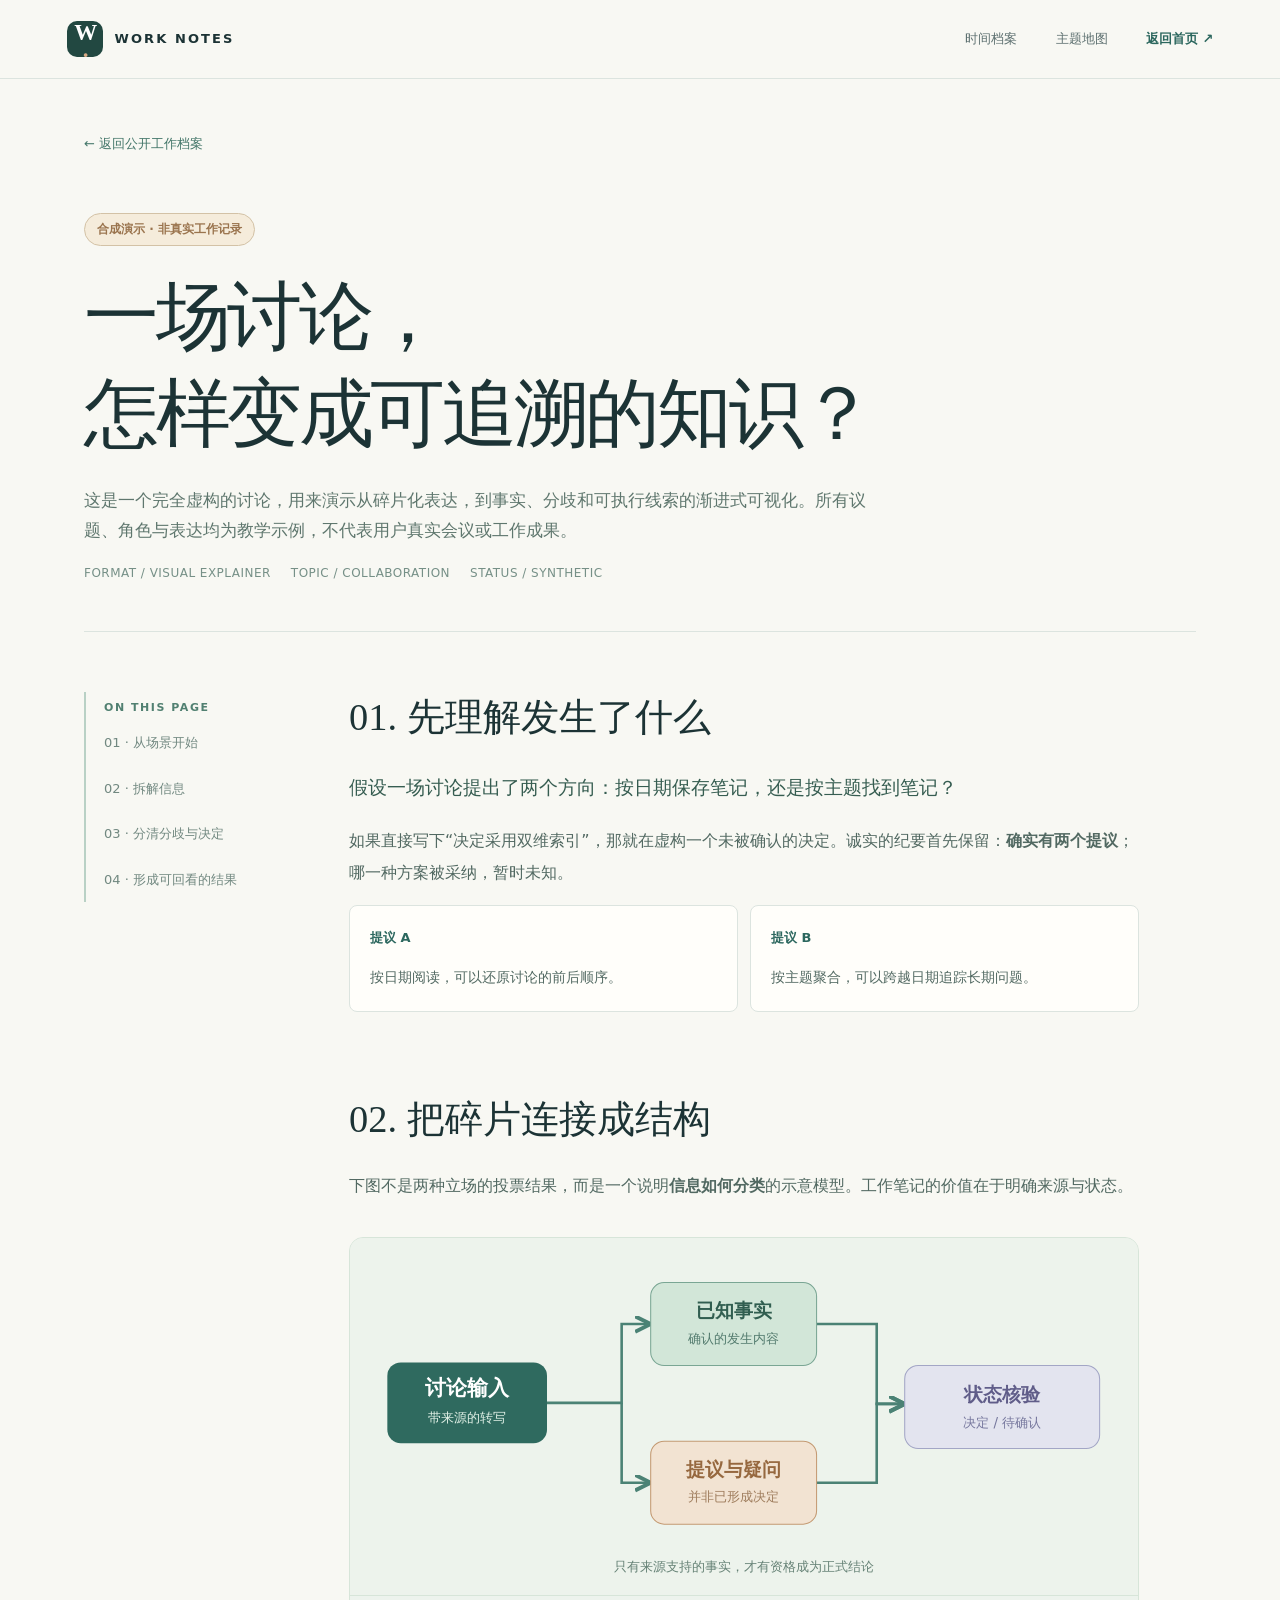
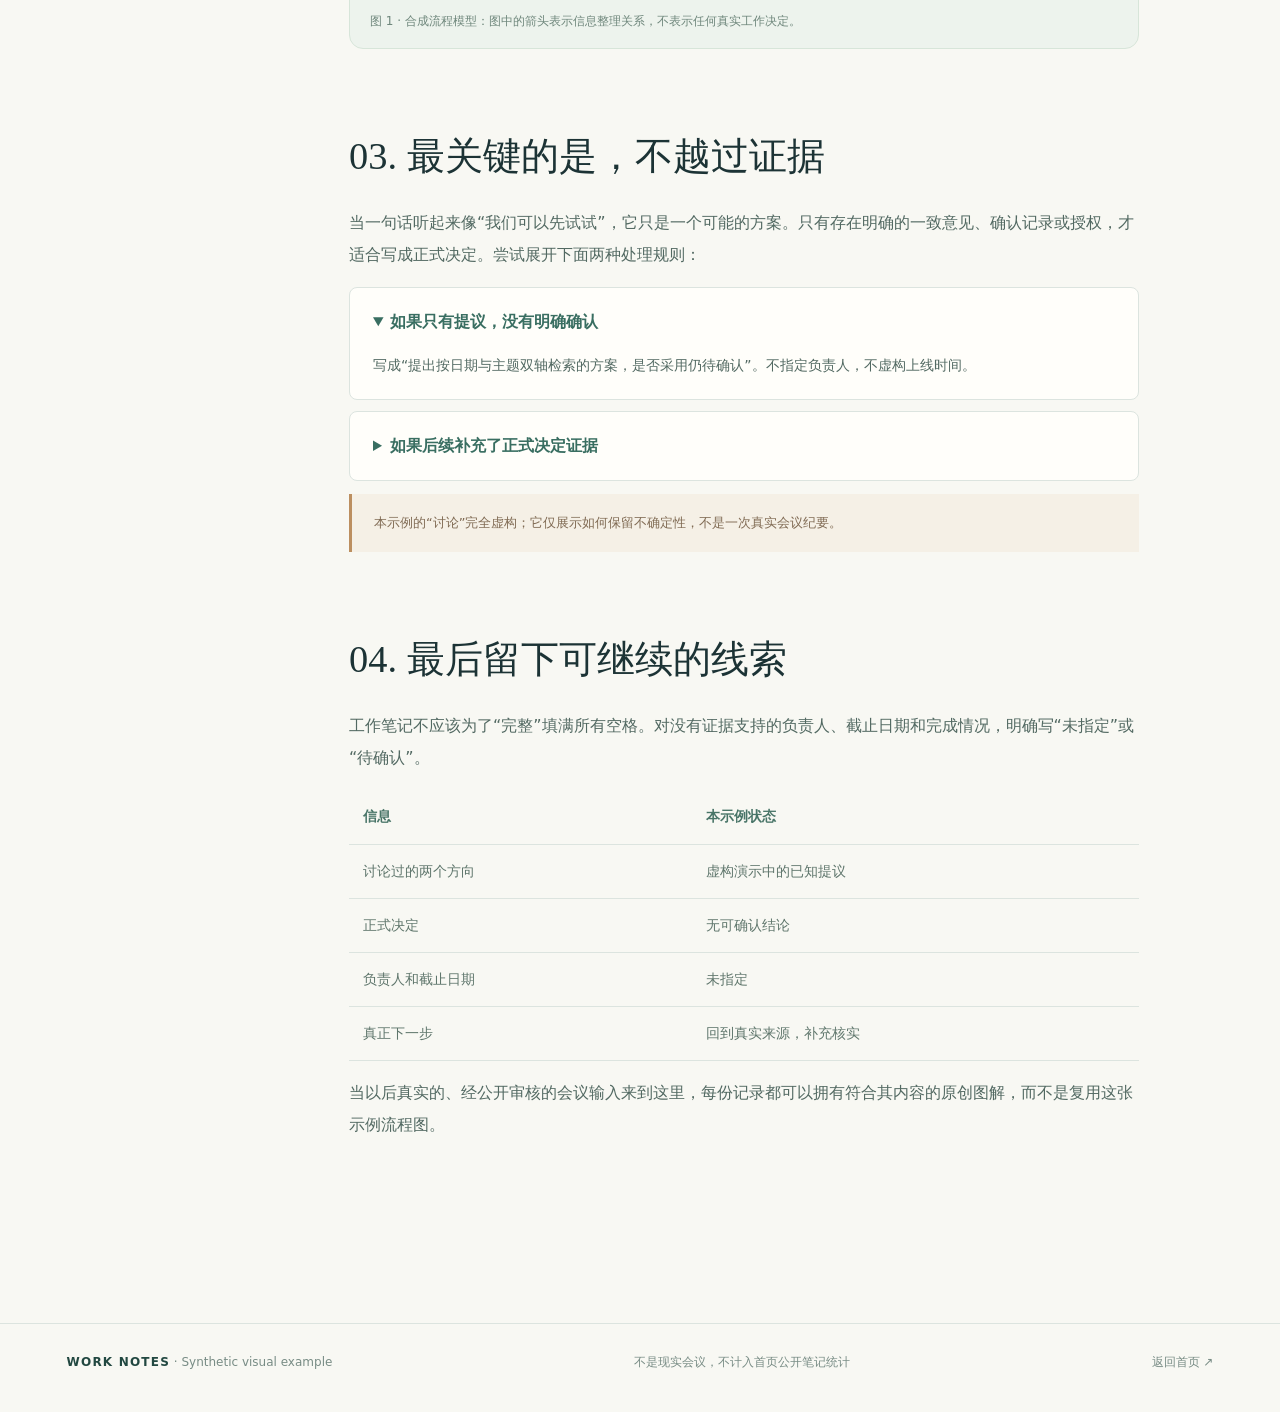
<file: site/demo.html>
<!doctype html>
<html lang="zh-CN">
<head>
  <meta charset="utf-8">
  <meta name="viewport" content="width=device-width,initial-scale=1">
  <meta name="color-scheme" content="light">
  <meta name="description" content="工作笔记的虚构合成视觉示例：展示如何把讨论整理为事实、分歧、决策和行动。">
  <title>视觉示例 · 一场讨论如何成为可追溯知识 | Work Notes</title>
  <link rel="stylesheet" href="assets/style.css">
</head>
<body>
  <a class="skip-link" href="#content">跳转到正文</a>
  <header class="topbar"><a class="brand" href="./"><span class="brand-icon" aria-hidden="true">W<span>·</span></span><span>WORK NOTES</span></a><nav aria-label="导航"><a href="./#archive">时间档案</a><a href="./#topics">主题地图</a><a class="nav-demo" href="./">返回首页 ↗</a></nav></header>
  <main class="article-page">
    <a class="article-back" href="./">← 返回公开工作档案</a>
    <header class="article-hero">
      <span class="article-label">合成演示 · 非真实工作记录</span>
      <h1>一场讨论，<br>怎样变成可追溯的知识？</h1>
      <p class="article-dek">这是一个完全虚构的讨论，用来演示从碎片化表达，到事实、分歧和可执行线索的渐进式可视化。所有议题、角色与表达均为教学示例，不代表用户真实会议或工作成果。</p>
      <div class="article-meta"><span>FORMAT / VISUAL EXPLAINER</span><span>TOPIC / COLLABORATION</span><span>STATUS / SYNTHETIC</span></div>
    </header>
    <div class="article-layout" id="content">
      <nav class="article-toc" aria-label="章节目录"><strong>ON THIS PAGE</strong><a href="#scene">01 · 从场景开始</a><a href="#structure">02 · 拆解信息</a><a href="#decision">03 · 分清分歧与决定</a><a href="#action">04 · 形成可回看的结果</a></nav>
      <article class="article-body">
        <section id="scene"><h2>01. 先理解发生了什么</h2><p class="lead">假设一场讨论提出了两个方向：按日期保存笔记，还是按主题找到笔记？</p><p>如果直接写下“决定采用双维索引”，那就在虚构一个未被确认的决定。诚实的纪要首先保留：<strong>确实有两个提议</strong>；哪一种方案被采纳，暂时未知。</p><div class="fact-grid"><div><b>提议 A</b><p>按日期阅读，可以还原讨论的前后顺序。</p></div><div><b>提议 B</b><p>按主题聚合，可以跨越日期追踪长期问题。</p></div></div></section>
        <section id="structure"><h2>02. 把碎片连接成结构</h2><p>下图不是两种立场的投票结果，而是一个说明<strong>信息如何分类</strong>的示意模型。工作笔记的价值在于明确来源与状态。</p>
          <figure>
            <svg viewBox="0 0 760 345" xmlns="http://www.w3.org/2000/svg" role="img" aria-labelledby="fig-title fig-desc">
              <title id="fig-title">从会议输入分流为事实、提议、决定待确认及行动</title>
              <desc id="fig-desc">讨论输入位于左侧，分支连接到事实和提议，随后判断是否形成可确认决定。缺失证据时停留在待确认状态，不能直接成为行动结论。</desc>
              <defs><marker id="demo-a" markerWidth="8" markerHeight="8" refX="6" refY="3" orient="auto"><path d="M0 0L6 3 0 6" fill="none" stroke="#4b8275" stroke-width="1.5"/></marker></defs>
              <rect width="760" height="345" fill="#edf3ec"/><g fill="none" stroke="#4b8275" stroke-width="2.5" marker-end="url(#demo-a)"><path d="M190 159H262V83H290"/><path d="M262 159V236H290"/><path d="M450 83H508V160H535"/><path d="M450 236H508V160H535"/></g>
              <rect x="36" y="120" width="154" height="78" rx="13" fill="#2f6a5f"/><text x="113" y="151" font-size="20" text-anchor="middle" fill="#fff" font-weight="700">讨论输入</text><text x="113" y="177" font-size="13" text-anchor="middle" fill="#e0f0e6">带来源的转写</text>
              <rect x="290" y="43" width="160" height="80" rx="13" fill="#d2e6d8" stroke="#7aa694"/><text x="370" y="76" text-anchor="middle" fill="#315e50" font-size="18" font-weight="700">已知事实</text><text x="370" y="101" text-anchor="middle" fill="#537b6e" font-size="13">确认的发生内容</text>
              <rect x="290" y="196" width="160" height="80" rx="13" fill="#f2e3d2" stroke="#c49a73"/><text x="370" y="230" text-anchor="middle" fill="#96683f" font-size="18" font-weight="700">提议与疑问</text><text x="370" y="254" text-anchor="middle" fill="#9e7c5c" font-size="13">并非已形成决定</text>
              <rect x="535" y="123" width="188" height="80" rx="13" fill="#e3e4ef" stroke="#a3a6c6"/><text x="629" y="157" text-anchor="middle" fill="#605d89" font-size="18" font-weight="700">状态核验</text><text x="629" y="182" text-anchor="middle" fill="#76779d" font-size="13">决定 / 待确认</text>
              <text x="380" y="321" text-anchor="middle" fill="#668276" font-size="13">只有来源支持的事实，才有资格成为正式结论</text>
            </svg>
            <figcaption>图 1 · 合成流程模型：图中的箭头表示信息整理关系，不表示任何真实工作决定。</figcaption>
          </figure>
        </section>
        <section id="decision"><h2>03. 最关键的是，不越过证据</h2><p>当一句话听起来像“我们可以先试试”，它只是一个可能的方案。只有存在明确的一致意见、确认记录或授权，才适合写成正式决定。尝试展开下面两种处理规则：</p>
          <details open><summary>如果只有提议，没有明确确认</summary><p>写成“提出按日期与主题双轴检索的方案，是否采用仍待确认”。不指定负责人，不虚构上线时间。</p></details>
          <details><summary>如果后续补充了正式决定证据</summary><p>才可以在核实后变更状态，记录原始来源标识、做出决定的会议日期，以及原方案与已通过方案之间的区别。</p></details>
          <p class="disclaimer">本示例的“讨论”完全虚构；它仅展示如何保留不确定性，不是一次真实会议纪要。</p>
        </section>
        <section id="action"><h2>04. 最后留下可继续的线索</h2><p>工作笔记不应该为了“完整”填满所有空格。对没有证据支持的负责人、截止日期和完成情况，明确写“未指定”或“待确认”。</p><table><thead><tr><th>信息</th><th>本示例状态</th></tr></thead><tbody><tr><td>讨论过的两个方向</td><td>虚构演示中的已知提议</td></tr><tr><td>正式决定</td><td>无可确认结论</td></tr><tr><td>负责人和截止日期</td><td>未指定</td></tr><tr><td>真正下一步</td><td>回到真实来源，补充核实</td></tr></tbody></table><p>当以后真实的、经公开审核的会议输入来到这里，每份记录都可以拥有符合其内容的原创图解，而不是复用这张示例流程图。</p></section>
      </article>
    </div>
  </main>
  <footer class="footer"><span><strong>WORK NOTES</strong> · Synthetic visual example</span><span>不是现实会议，不计入首页公开笔记统计</span><a href="./">返回首页 ↗</a></footer>
</body>
</html>
</file>
<file: site/assets/style.css>
:root{color-scheme:light;--ink:#1c3335;--muted:#637677;--paper:#f8f8f3;--line:#dce4df;--green:#2c675e;--deep:#224841;--pale:#edf3ec;--rust:#c18253;--serif:Georgia,"Songti SC","Noto Serif CJK SC",serif;--sans:system-ui,-apple-system,"PingFang SC","Microsoft YaHei",sans-serif}
*{box-sizing:border-box}html{scroll-behavior:smooth}body{margin:0;background:var(--paper);color:var(--ink);font:16px/1.8 var(--sans)}a{color:inherit}button,input,select{font:inherit}button{cursor:pointer}a:focus-visible,button:focus-visible,input:focus-visible,select:focus-visible,summary:focus-visible{outline:3px solid #6dafa1;outline-offset:3px}img,svg{max-width:100%} .skip-link{position:absolute;z-index:100;top:-100px;left:12px;padding:10px 14px;background:#fff}.skip-link:focus{top:12px}
.topbar{max-width:1440px;margin:auto;padding:21px clamp(22px,5.2vw,82px);display:flex;gap:24px;align-items:center;justify-content:space-between;border-bottom:1px solid var(--line)}.brand{font-size:13px;font-weight:790;letter-spacing:.16em;text-decoration:none;display:inline-flex;align-items:center;gap:12px;white-space:nowrap}.brand-icon{width:36px;height:36px;display:grid;place-items:center;background:var(--deep);border-radius:10px;color:#fff;position:relative;font:700 23px/1 var(--serif);letter-spacing:-.1em}.brand-icon span{color:#d8a984}.topbar nav{display:flex;align-items:center;gap:clamp(18px,3vw,44px);font-size:13px;color:#5d7070}.topbar nav a{text-decoration:none;white-space:nowrap}.topbar nav a:hover{color:var(--green)}.topbar .nav-demo{color:var(--green);font-weight:700}
main{max-width:1440px;margin:0 auto}.hero{padding:clamp(50px,7vw,104px) clamp(22px,5.2vw,82px) 78px;display:grid;grid-template-columns:minmax(0,1fr) minmax(330px,.84fr);gap:clamp(24px,5vw,90px);align-items:center}.eyebrow,.section-topline,.aside-label,.method-index{font-size:11px;letter-spacing:.19em;font-weight:700;color:var(--green)}.eyebrow{display:flex;align-items:center;gap:12px;white-space:nowrap}.eyebrow-line{width:30px;height:1px;background:var(--green)}.edition{color:#9caaa5}.hero h1{margin:27px 0 22px;letter-spacing:-.055em;font:500 clamp(2.6rem,5.8vw,5.3rem)/1.26 var(--serif)}.hero h1 em{font-style:normal;color:var(--green)}.hero-dek{max-width:560px;color:var(--muted);font-size:clamp(1.03rem,1.6vw,1.2rem);line-height:1.95}.hero-actions{display:flex;gap:24px;align-items:center;flex-wrap:wrap;margin:35px 0 27px}.primary-link,.secondary-link{font-size:14px;font-weight:700;text-decoration:none}.primary-link{background:var(--deep);color:#fff;padding:12px 19px;border-radius:6px}.primary-link:hover{background:#1e5d52}.secondary-link{color:var(--green)}.hero-footnote{font-size:12px;color:#869593}.shield{color:#5c9487;font-size:18px;margin-right:4px}.hero-art{margin:0;position:relative}.hero-art svg{width:100%;display:block;box-shadow:0 17px 50px #365c5012;border-radius:24px}.hero-art figcaption{display:flex;gap:8px;align-items:center;margin-top:15px;color:#768e84;font-size:10px;letter-spacing:.16em}.dot{width:6px;height:6px;border-radius:100%;background:#62948a}
.numbers{margin:0 clamp(22px,5.2vw,82px);padding:24px 0 30px;border-top:1px solid #cfdcd4;border-bottom:1px solid #cfdcd4;display:grid;grid-template-columns:repeat(3,minmax(0,1fr)) minmax(200px,1.2fr);gap:28px}.numbers>div:not(:first-child){border-left:1px solid var(--line);padding-left:27px}.stat-label,.stat-sub{display:block;color:#718782;font-size:12px}.stat-label{margin-bottom:4px}.numbers strong{display:block;font:500 47px/1.2 var(--serif);color:var(--deep)}.stat-sub{font-size:9px;letter-spacing:.18em;margin-top:3px}.numbers-note{display:flex;gap:15px;align-items:center}.numbers-note p{color:#73847f;font-size:12px;line-height:1.9}.asterisk{color:#b47d59;font-size:32px}
.topics-section,.archive-section,.method{padding:96px clamp(22px,5.2vw,82px) 10px}.section-topline{display:flex;gap:14px;justify-content:space-between;border-top:1px solid var(--line);padding-top:17px;color:#6c8a82}.section-topline span:first-child{color:var(--green)}.section-heading{display:flex;justify-content:space-between;align-items:end;gap:40px;margin:24px 0 38px}.section-heading h2,.method h2{font:500 clamp(2rem,4vw,3.2rem)/1.3 var(--serif);letter-spacing:-.045em;margin:0}.section-heading p{max-width:390px;font-size:14px;color:var(--muted);margin:0;line-height:1.9}.topic-grid{display:grid;grid-template-columns:repeat(3,minmax(0,1fr));gap:12px}.topic-card{background:#fffefa;border:1px solid #e0e7df;border-radius:13px;padding:25px;min-height:160px;text-align:left;display:flex;flex-direction:column;gap:10px;transition:transform .2s,box-shadow .2s,border-color .2s}.topic-card:hover,.topic-card.is-active{border-color:#96b7aa;box-shadow:0 12px 30px #1745370d;transform:translateY(-2px)}.topic-card-top{display:flex;align-items:center;justify-content:space-between;gap:8px;color:#638c80;font-size:11px;letter-spacing:.12em}.topic-card-icon{color:#ab7b5c;font-size:22px;line-height:1}.topic-card h3{font:500 23px/1.3 var(--serif);margin:2px 0 0}.topic-card-bottom{display:flex;justify-content:space-between;align-items:center;gap:5px;color:#778b83;font-size:12px}.topic-card-arrow{font-size:20px;color:var(--green)}
.archive-title-row{margin-bottom:28px}.archive-title-row p{margin-top:14px}.archive-count{white-space:nowrap;color:#6b857e;font-size:12px}.archive-count b{font-size:19px;color:var(--deep);margin-right:5px}
.filters{display:grid;grid-template-columns:minmax(180px,1.9fr) repeat(3,minmax(108px,1fr));gap:14px;margin:16px 0 42px;padding:23px;background:#ebf1ec;border:1px solid #dae4dc;border-radius:14px;align-items:end}.filter-field{min-width:0}.filter-field label{display:block;font-size:11px;letter-spacing:.05em;color:#658178;font-weight:700;margin-bottom:6px}.filter-field input,.filter-field select{appearance:none;width:100%;max-width:100%;min-height:43px;border:1px solid #cfddd4;border-radius:7px;background:#fffefa;padding:9px 12px;color:var(--ink);font-size:13px}.filter-field select{background-image:url("data:image/svg+xml,%3Csvg xmlns='http://www.w3.org/2000/svg' width='14' height='14' viewBox='0 0 24 24'%3E%3Cpath fill='none' stroke='%23608176' stroke-width='2' d='m6 9 6 6 6-6'/%3E%3C/svg%3E");background-repeat:no-repeat;background-position:right 10px center;padding-right:30px}.clear-filters{min-height:43px;border:1px solid #b7cbbf;color:#3d7165;background:transparent;border-radius:7px;font-size:12px;font-weight:700}.clear-filters:hover{background:#dbe9df}.archive-grid{display:grid;grid-template-columns:190px minmax(0,1fr);gap:clamp(35px,6vw,84px)}.archive-aside{border-right:1px solid var(--line);padding-right:24px}.aside-sticky{position:sticky;top:30px}.archive-aside p{font:500 27px/1.4 var(--serif);color:#c68d62;margin:29px 0}.archive-aside p span{display:block;font:400 13px/1.6 var(--sans);color:#7c8c86}.aside-line{height:1px;background:var(--line);margin:28px 0}.archive-aside small{font-size:12px;color:#7c8e86;line-height:1.85}
.month-group{margin-bottom:56px}.month-group[hidden],.day-group[hidden],.note-card[hidden]{display:none!important}.month-heading{display:flex;gap:14px;align-items:baseline;margin-bottom:22px}.month-heading h3{font:500 clamp(1.55rem,3vw,2rem)/1.2 var(--serif);margin:0}.month-heading span{font-size:11px;letter-spacing:.16em;color:#7b8e85}.day-group{border-left:1px solid #c9d9d0;padding-left:26px;margin-left:8px;position:relative;margin-bottom:31px}.day-group:before{content:"";position:absolute;top:4px;left:-5px;width:9px;height:9px;background:#5b9383;border:2px solid var(--paper);border-radius:50%}.day-heading{display:flex;align-items:center;gap:15px;margin-bottom:14px;color:#6c877a;font-size:12px}.day-heading time{font-weight:750;color:var(--green)}.note-list{display:grid;grid-template-columns:repeat(2,minmax(0,1fr));gap:16px}.note-card{min-width:0;min-height:225px;border:1px solid var(--line);border-radius:13px;background:#fffefa;transition:border-color .2s,transform .2s}.note-card:hover{border-color:#93b7a5;transform:translateY(-2px)}.note-card a{padding:22px;height:100%;text-decoration:none;display:flex;flex-direction:column}.note-eyebrow{display:flex;align-items:center;justify-content:space-between;gap:8px;color:#5e8c7d;font-size:11px;letter-spacing:.07em}.note-card h4{margin:16px 0 11px;font:500 22px/1.38 var(--serif);letter-spacing:-.025em}.note-card p{margin:0;color:#6d8078;font-size:13px;line-height:1.8;flex:1}.note-bottom{border-top:1px solid var(--line);margin-top:21px;padding-top:13px;display:flex;align-items:center;justify-content:space-between;gap:8px;font-size:11px;color:#718e83}.note-tags{white-space:nowrap;overflow:hidden;text-overflow:ellipsis;max-width:80%}.note-arrow{font-size:20px;color:#387a69}.no-records,.filter-empty{padding:60px 34px;border:1px dashed #c6d9cc;border-radius:16px;background:#f2f6ee;text-align:center}.no-records-icon{width:64px;height:64px;margin:auto;display:grid;place-items:center;border:1px solid #c8d8cb;border-radius:50%;font:38px var(--serif);color:#598e80}.no-records h3{font:500 27px var(--serif);margin:18px 0 8px}.no-records p,.filter-empty{font-size:14px;color:#738981}.no-records a{display:inline-block;margin-top:15px;color:#356e61;font-size:13px;font-weight:700}.filter-empty[hidden]{display:none}
.method{padding-top:100px}.method h2{margin-top:35px}.method-grid{display:grid;grid-template-columns:repeat(3,minmax(0,1fr));gap:22px;margin-top:35px}.method-grid article{border-top:1px solid #bed2c6;padding:21px 4px 36px}.method-index{display:block}.method-symbol{font:48px/1.4 var(--serif);margin-top:16px;color:#b17a5e}.method-grid h3{font:500 24px var(--serif);margin:0 0 12px}.method-grid p{max-width:335px;color:#70837a;font-size:14px}.endnote{margin:100px clamp(22px,5.2vw,82px) 105px;border-radius:19px;background:#234940;color:#eef5ed;padding:clamp(28px,5vw,66px);display:grid;grid-template-columns:auto minmax(0,1fr) auto;gap:20px;align-items:center}.endnote-mark{font:100px/.9 var(--serif);color:#b9d1c3}.endnote p{font:400 clamp(1.3rem,2.8vw,2.15rem)/1.7 var(--serif);margin:0}.endnote strong{font-weight:500;color:#d5c0a3}.endnote a{color:#c2e1d3;white-space:nowrap;font-size:13px}.footer{max-width:1440px;margin:auto;display:flex;flex-wrap:wrap;gap:16px;justify-content:space-between;padding:28px clamp(22px,5.2vw,82px) 38px;border-top:1px solid var(--line);color:#788c85;font-size:12px}.footer strong{color:var(--deep);letter-spacing:.1em}.footer a{text-decoration:none}.footer-dot{color:#c18762}
.article-page{max-width:1160px;margin:0 auto;padding:50px 24px 100px}.article-back{color:#437669;text-decoration:none;font-size:13px}.article-hero{padding:55px 0 46px;border-bottom:1px solid var(--line)}.article-label{display:inline-block;padding:5px 12px;border:1px solid #d3c2a6;background:#f5ecdb;color:#9a744e;border-radius:100px;font-size:12px;font-weight:700}.article-hero h1{font:500 clamp(2.5rem,6vw,4.7rem)/1.28 var(--serif);letter-spacing:-.045em;max-width:900px;margin:23px 0}.article-dek{max-width:800px;color:#5f776e;font-size:17px}.article-meta{display:flex;gap:20px;flex-wrap:wrap;color:#769087;font-size:12px;letter-spacing:.04em}.article-layout{display:grid;grid-template-columns:205px minmax(0,1fr);gap:60px;margin-top:60px}.article-toc{position:sticky;top:25px;align-self:start;border-left:2px solid #b9d1c5;padding-left:18px}.article-toc strong{font-size:11px;letter-spacing:.14em;color:#518071}.article-toc a{display:block;text-decoration:none;color:#718880;font-size:13px;padding:11px 0}.article-body{max-width:790px;min-width:0}.article-body section{margin-bottom:82px;scroll-margin-top:30px}.article-body h2{font:500 clamp(1.75rem,3vw,2.5rem)/1.35 var(--serif);margin:0 0 24px}.article-body p{font-size:16px;line-height:2;color:#526962}.article-body .lead{font-size:19px;color:#365d51}.article-body figure{margin:35px 0;border-radius:14px;overflow:hidden;background:#edf3ed;border:1px solid #d7e5d9}.article-body figure svg{display:block;width:100%;height:auto}.article-body figcaption{padding:15px 20px;font-size:12px;color:#6f877c;border-top:1px solid #d7e5d9}.article-body .fact-grid{display:grid;grid-template-columns:repeat(2,minmax(0,1fr));gap:12px}.fact-grid div{border:1px solid var(--line);background:#fffefa;padding:20px;border-radius:8px}.fact-grid b{display:block;font-size:13px;color:var(--green)}.fact-grid p{margin-bottom:0;font-size:14px}.article-body details{padding:20px 23px;background:#fffefa;border:1px solid var(--line);border-radius:8px;margin-bottom:11px}.article-body summary{cursor:pointer;font-weight:700;color:#396e61}.article-body details p{font-size:14px;margin-bottom:0}.article-body .disclaimer{border-left:3px solid #bc8f60;background:#f5f0e6;padding:16px 22px;font-size:13px;color:#806b54}.article-body table{border-collapse:collapse;width:100%;font-size:14px}.article-body th,.article-body td{padding:14px;border-bottom:1px solid var(--line);text-align:left}.article-body th{color:#497568}.article-body td{color:#5f766c}
@media(max-width:1100px){.hero{grid-template-columns:1fr 1fr;gap:30px}.numbers{grid-template-columns:repeat(3,1fr)}.numbers-note{grid-column:1/-1;border-left:0!important;padding:0!important}.note-list{grid-template-columns:1fr}.filters{grid-template-columns:repeat(3,minmax(0,1fr))}.search-field{grid-column:span 2}.endnote{grid-template-columns:auto 1fr}.endnote a{grid-column:2}}
@media(max-width:800px){.topbar nav{gap:16px}.topbar nav a:not(.nav-demo){display:none}.hero{grid-template-columns:1fr}.hero-art{max-width:610px}.section-heading{display:block}.section-heading p{margin-top:18px}.topic-grid{grid-template-columns:repeat(2,minmax(0,1fr))}.archive-grid{grid-template-columns:1fr;gap:10px}.archive-aside{display:none}.article-layout{grid-template-columns:1fr;gap:35px}.article-toc{position:static;border-left:0;border-bottom:1px solid var(--line);display:flex;gap:14px;flex-wrap:wrap}.article-toc strong{width:100%}.article-toc a{padding:3px 0}}
@media(max-width:580px){.topbar{padding:15px 20px}.brand{font-size:11px}.hero{padding:48px 22px 50px}.hero h1{font-size:clamp(2.45rem,10.5vw,3.4rem)}.hero-dek{font-size:1rem}.hero-actions{gap:15px}.numbers{margin:0 22px;grid-template-columns:repeat(3,minmax(0,1fr));gap:12px}.numbers>div:not(:first-child){padding-left:12px}.stat-label{font-size:10px}.numbers strong{font-size:32px}.stat-sub{font-size:8px}.topics-section,.archive-section,.method{padding:68px 22px 0}.section-topline{font-size:9px}.section-topline span:last-child{display:none}.topic-grid{gap:9px}.topic-card{padding:17px;min-height:150px}.topic-card h3{font-size:19px}.topic-card-bottom{font-size:10px}.section-heading{margin-bottom:25px}.filters{grid-template-columns:1fr 1fr;padding:15px;gap:11px}.search-field{grid-column:1/-1}.filter-field label{font-size:10px}.filter-field input,.filter-field select{font-size:12px}.clear-filters{grid-column:1/-1}.day-group{padding-left:15px}.note-card a{padding:17px}.note-card h4{font-size:21px}.method-grid{grid-template-columns:1fr;gap:0}.method-grid article{padding-bottom:10px}.endnote{margin:70px 22px;padding:30px 24px;grid-template-columns:1fr}.endnote-mark{font-size:70px}.endnote a{grid-column:1}.footer{display:block}.footer span,.footer a{display:block;margin-bottom:7px}.article-page{padding:35px 20px 65px}.article-hero{padding-top:30px}.article-body .fact-grid{grid-template-columns:1fr}}
@media(prefers-reduced-motion:reduce){html{scroll-behavior:auto}*,*::before,*::after{transition:none!important;animation:none!important}}
@media print{.topbar nav,.hero-actions,.filters,.topic-grid,.footer a,.article-toc{display:none!important}.hero,.numbers,.archive-section,.article-page,.method{padding:12px!important}.article-layout{display:block}.article-body section{break-inside:avoid}.note-card,.article-body figure{break-inside:avoid}.endnote{background:#fff;color:#111; margin:24px 0; padding:18px;border:1px solid #888}.hero-art svg{box-shadow:none}body{background:white;color:black}}
</file>
